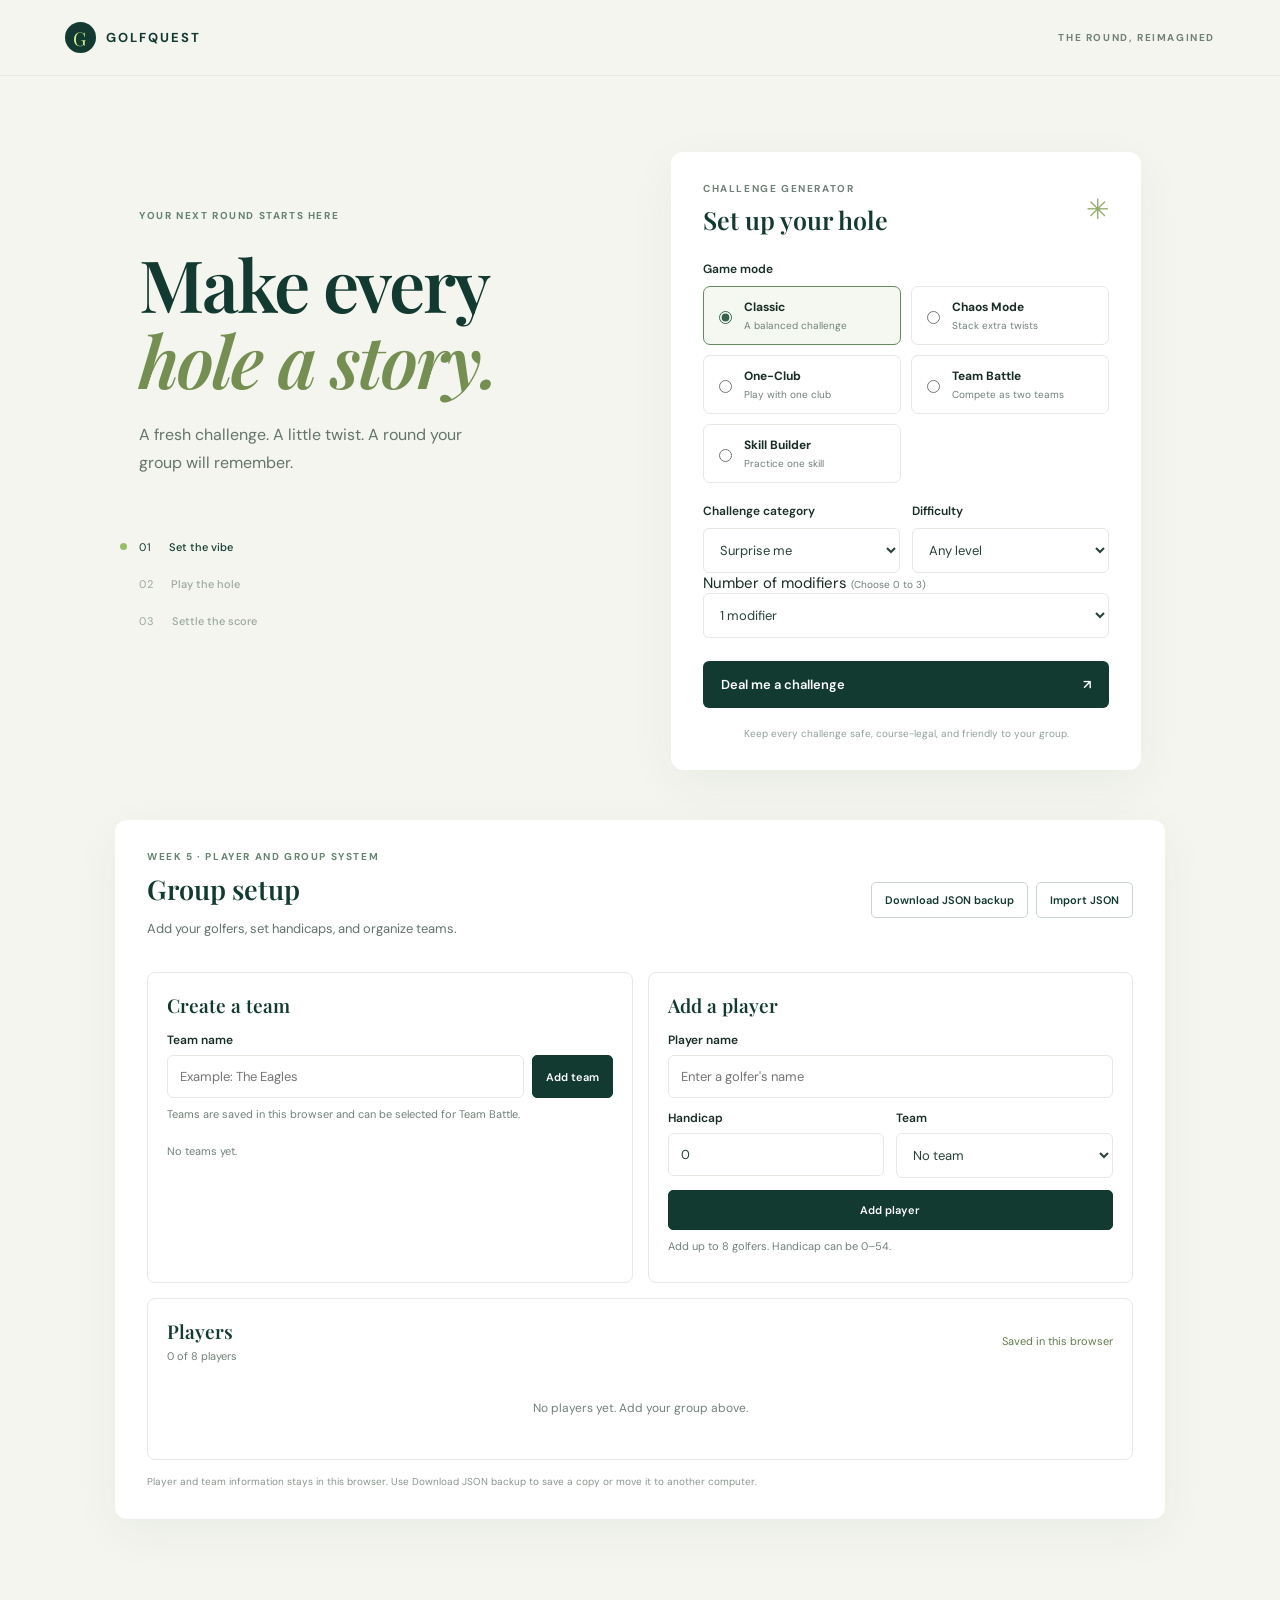
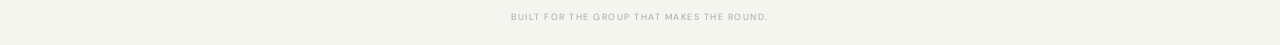
<file: index.html>
<!doctype html>
<html lang="en">
<head>
  <meta charset="utf-8">
  <meta name="viewport" content="width=device-width, initial-scale=1">
  <meta name="theme-color" content="#123a31">
  <title>GolfQuest — Make every hole a story</title>
  <link rel="stylesheet" href="project/golfquest/style.css">
  <script src="project/golfquest/app.js" defer></script>
</head>
<body>
  <header class="topbar">
    <a class="brand" href="index.html" aria-label="GolfQuest home">
      <span class="brand-mark">G</span> GOLFQUEST
    </a>
    <span class="tagline">THE ROUND, REIMAGINED</span>
  </header>

  <main>
    <div class="layout">
      <section class="intro">
        <p class="eyebrow">YOUR NEXT ROUND STARTS HERE</p>
        <h1>Make every<br><em>hole a story.</em></h1>
        <p class="lede">A fresh challenge. A little twist. A round your group will remember.</p>
        <div class="steps">
          <span class="step-active">01 <b>Set the vibe</b></span>
          <span>02 <b>Play the hole</b></span>
          <span>03 <b>Settle the score</b></span>
        </div>
      </section>

      <section class="panel" aria-labelledby="setup-heading">
        <div class="panel-head">
          <div>
            <p class="eyebrow">CHALLENGE GENERATOR</p>
            <h2 id="setup-heading">Set up your hole</h2>
          </div>
          <span class="spark" aria-hidden="true">✳</span>
        </div>

        <form id="challenge-form">
          <label>Game mode</label>

          <div class="mode-options">
            <label class="mode-card">
              <input type="radio" name="mode" value="classic" checked>
              <span><strong>Classic</strong><small>A balanced challenge</small></span>
            </label>
            <label class="mode-card">
              <input type="radio" name="mode" value="chaos">
              <span><strong>Chaos Mode</strong><small>Stack extra twists</small></span>
            </label>
            <label class="mode-card">
              <input type="radio" name="mode" value="one_club">
              <span><strong>One-Club</strong><small>Play with one club</small></span>
            </label>
            <label class="mode-card">
              <input type="radio" name="mode" value="team_battle">
              <span><strong>Team Battle</strong><small>Compete as two teams</small></span>
            </label>
            <label class="mode-card">
              <input type="radio" name="mode" value="skill_builder">
              <span><strong>Skill Builder</strong><small>Practice one skill</small></span>
            </label>
          </div>

          <div class="mode-fields" id="one-club-fields" hidden>
            <label for="club">Your one club for the round</label>
            <select id="club" name="club">
              <option value="random">Choose one for me</option>
              <option>Driver</option>
              <option>3-wood</option>
              <option>5-iron</option>
              <option>7-iron</option>
              <option>9-iron</option>
              <option>Pitching wedge</option>
              <option>Sand wedge</option>
              <option>Putter</option>
            </select>
          </div>

          <div class="mode-fields" id="team-fields" hidden>
            <label for="team-a">Battle teams</label>
            <div class="fields">
              <select id="team-a" aria-label="First battle team">
                <option value="">Team A — select a team</option>
              </select>
              <select id="team-b" aria-label="Second battle team">
                <option value="">Team B — select a team</option>
              </select>
            </div>
            <p class="small-note">Create teams and assign players in Group Setup below.</p>
          </div>

          <div class="fields">
            <div>
              <label for="category">Challenge category</label>
              <select id="category">
                <option value="any">Surprise me</option>
                <option value="accuracy">Accuracy</option>
                <option value="creativity">Creativity</option>
                <option value="club_strategy">Club strategy</option>
                <option value="putting">Putting</option>
                <option value="approach">Approach play</option>
              </select>
            </div>
            <div>
              <label for="difficulty">Difficulty</label>
              <select id="difficulty">
                <option value="any">Any level</option>
                <option value="easy">Easy</option>
                <option value="medium">Medium</option>
                <option value="hard">Hard</option>
              </select>
            </div>
          </div>

          <div id="modifier-controls">
            <label for="modifier-count">
              Number of modifiers
              <span class="hint" id="modifier-hint">(Choose 0 to 3)</span>
            </label>
            <select id="modifier-count">
              <option value="0">No modifiers</option>
              <option value="1" selected>1 modifier</option>
              <option value="2">2 modifiers</option>
              <option value="3">3 modifiers</option>
            </select>
          </div>

          <p class="error" id="error-message" role="alert" hidden></p>
          <button class="generate" type="submit">
            Deal me a challenge <span aria-hidden="true">↗</span>
          </button>
        </form>

        <section class="result" id="result" aria-live="polite" aria-labelledby="result-title" hidden>
          <div class="result-kicker">
            <span id="result-mode"></span>
            <span id="result-category"></span>
          </div>

          <div class="challenge-title">
            <div>
              <p class="eyebrow">YOUR CHALLENGE</p>
              <h3 id="result-title"></h3>
            </div>
            <span class="difficulty" id="result-difficulty"></span>
          </div>

          <p class="description" id="result-description"></p>
          <div class="mode-instruction" id="mode-instruction" hidden></div>

          <div class="bonus">
            <span>✦</span>
            <div>
              <strong>Bonus opportunity</strong>
              <p id="result-bonus"></p>
            </div>
          </div>

          <div id="modifier-results" hidden>
            <h4>Hole modifiers</h4>
            <div class="modifier-list" id="modifier-list"></div>
            <p class="points-total" id="points-total"></p>
          </div>

          <button class="again" id="generate-again" type="button">
            ↻ &nbsp; Generate another
          </button>
        </section>

        <p class="safety-note">
          Keep every challenge safe, course-legal, and friendly to your group.
        </p>
      </section>
    </div>

    <section class="group-panel" aria-labelledby="group-heading">
      <div class="group-heading">
        <div>
          <p class="eyebrow">WEEK 5 · PLAYER AND GROUP SYSTEM</p>
          <h2 id="group-heading">Group setup</h2>
          <p class="group-subtitle">Add your golfers, set handicaps, and organize teams.</p>
        </div>
        <div class="data-buttons">
          <button type="button" class="secondary-button" id="export-json">Download JSON backup</button>
          <button type="button" class="secondary-button" id="import-json-button">Import JSON</button>
          <input type="file" id="import-json-file" accept="application/json,.json" hidden>
        </div>
      </div>

      <div class="manager-grid">
        <section class="manager-card">
          <h3>Create a team</h3>
          <form id="team-form" class="compact-form">
            <label for="new-team-name">Team name</label>
            <div class="inline-form">
              <input id="new-team-name" maxlength="24" placeholder="Example: The Eagles" required>
              <button class="small-primary" type="submit">Add team</button>
            </div>
          </form>
          <p class="small-note">Teams are saved in this browser and can be selected for Team Battle.</p>
          <div id="team-list" class="saved-list"></div>
        </section>

        <section class="manager-card">
          <h3>Add a player</h3>
          <form id="player-form" class="compact-form">
            <label for="player-name">Player name</label>
            <input id="player-name" maxlength="32" placeholder="Enter a golfer's name" required>

            <div class="fields player-fields">
              <div>
                <label for="player-handicap">Handicap</label>
                <input id="player-handicap" type="number" min="0" max="54" step="0.1" value="0" required>
              </div>
              <div>
                <label for="player-team">Team</label>
                <select id="player-team"><option value="">No team</option></select>
              </div>
            </div>

            <button class="small-primary add-player-button" type="submit">Add player</button>
          </form>
          <p class="small-note">Add up to 8 golfers. Handicap can be 0–54.</p>
        </section>
      </div>

      <section class="roster-card">
        <div class="roster-heading">
          <div>
            <h3>Players</h3>
            <p id="player-count" class="small-note">0 of 8 players</p>
          </div>
          <div class="storage-status" id="storage-status" aria-live="polite">Saved in this browser</div>
        </div>
        <div id="player-list" class="player-list">
          <p class="empty-state">No players yet. Add your group above.</p>
        </div>
      </section>

      <p class="privacy-note">
        Player and team information stays in this browser. Use Download JSON backup to save a copy or move it to another computer.
      </p>
    </section>
  </main>

  <footer>BUILT FOR THE GROUP THAT MAKES THE ROUND.</footer>
</body>
</html>
</file>
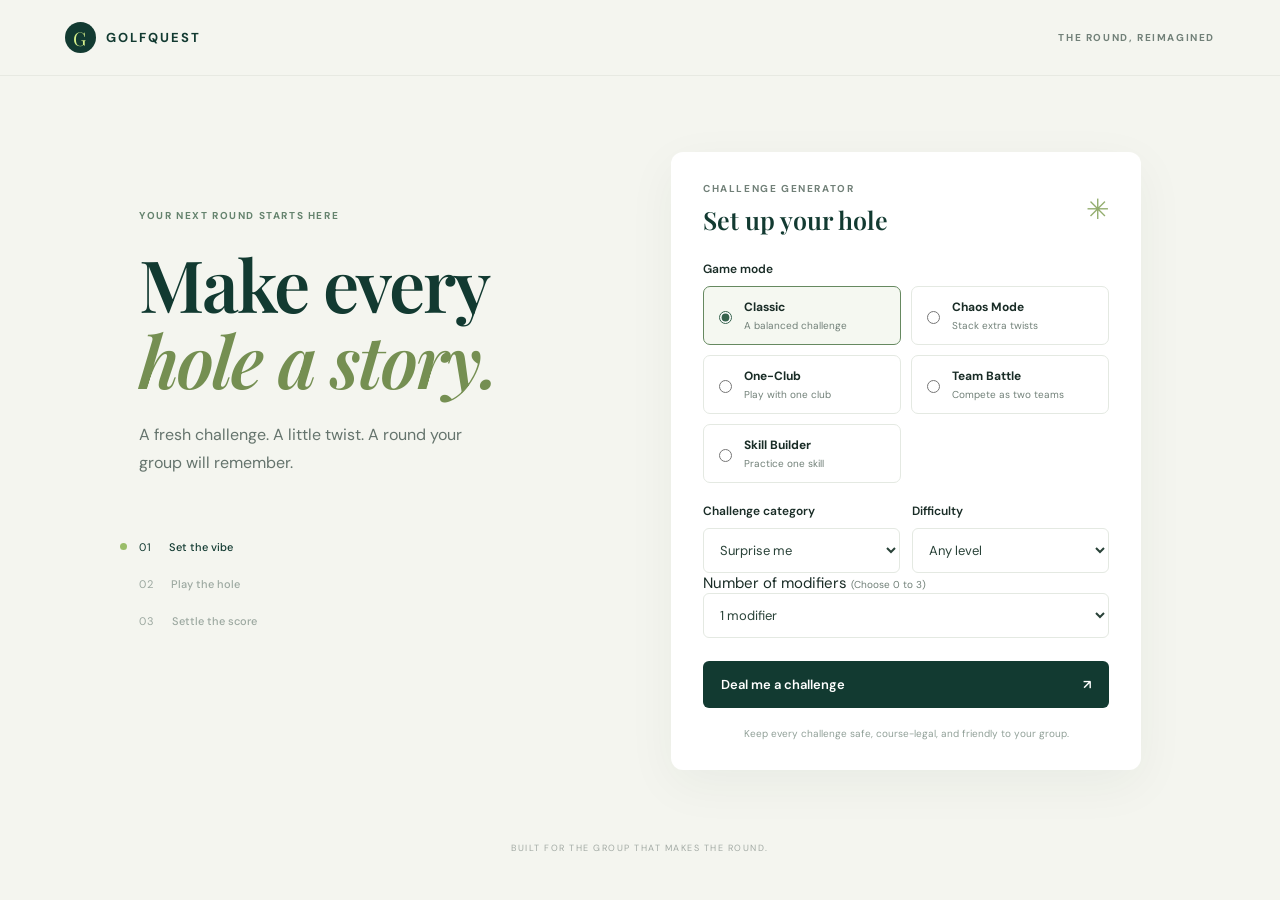
<file: project/index.html>
<!doctype html>
<html lang="en">
<head>
  <meta charset="utf-8">
  <meta name="viewport" content="width=device-width, initial-scale=1">
  <meta name="theme-color" content="#123a31">
  <title>GolfQuest — Make every hole a story</title>
  <link rel="stylesheet" href="golfquest/style.css">
  <script src="golfquest/app.js" defer></script>
</head>
<body>
  <header class="topbar">
    <a class="brand" href="index.html" aria-label="GolfQuest home">
      <span class="brand-mark">G</span> GOLFQUEST
    </a>
    <span class="tagline">THE ROUND, REIMAGINED</span>
  </header>

  <main class="layout">
    <section class="intro">
      <p class="eyebrow">YOUR NEXT ROUND STARTS HERE</p>
      <h1>Make every<br><em>hole a story.</em></h1>
      <p class="lede">A fresh challenge. A little twist. A round your group will remember.</p>
      <div class="steps">
        <span class="step-active">01 <b>Set the vibe</b></span>
        <span>02 <b>Play the hole</b></span>
        <span>03 <b>Settle the score</b></span>
      </div>
    </section>

    <section class="panel" aria-labelledby="setup-heading">
      <div class="panel-head">
        <div>
          <p class="eyebrow">CHALLENGE GENERATOR</p>
          <h2 id="setup-heading">Set up your hole</h2>
        </div>
        <span class="spark" aria-hidden="true">✳</span>
      </div>

      <form id="challenge-form">
        <label>Game mode</label>
        <div class="mode-options">
          <label class="mode-card">
            <input type="radio" name="mode" value="classic" checked>
            <span><strong>Classic</strong><small>A balanced challenge</small></span>
          </label>
          <label class="mode-card">
            <input type="radio" name="mode" value="chaos">
            <span><strong>Chaos Mode</strong><small>Stack extra twists</small></span>
          </label>
          <label class="mode-card">
            <input type="radio" name="mode" value="one_club">
            <span><strong>One-Club</strong><small>Play with one club</small></span>
          </label>
          <label class="mode-card">
            <input type="radio" name="mode" value="team_battle">
            <span><strong>Team Battle</strong><small>Compete as two teams</small></span>
          </label>
          <label class="mode-card">
            <input type="radio" name="mode" value="skill_builder">
            <span><strong>Skill Builder</strong><small>Practice one skill</small></span>
          </label>
        </div>

        <div class="mode-fields" id="one-club-fields" hidden>
          <label for="club">Your one club for the round</label>
          <select id="club" name="club">
            <option value="random">Choose one for me</option>
            <option value="Driver">Driver</option>
            <option value="3-wood">3-wood</option>
            <option value="5-iron">5-iron</option>
            <option value="7-iron">7-iron</option>
            <option value="9-iron">9-iron</option>
            <option value="Pitching wedge">Pitching wedge</option>
            <option value="Sand wedge">Sand wedge</option>
            <option value="Putter">Putter</option>
          </select>
        </div>

        <div class="mode-fields" id="team-fields" hidden>
          <label for="team-a">Team names</label>
          <div class="fields">
            <input id="team-a" name="team-a" maxlength="24" value="Team A" aria-label="Team A name">
            <input id="team-b" name="team-b" maxlength="24" value="Team B" aria-label="Team B name">
          </div>
        </div>

        <div class="fields">
          <div>
            <label for="category">Challenge category</label>
            <select id="category" name="category">
              <option value="any">Surprise me</option>
              <option value="accuracy">Accuracy</option>
              <option value="creativity">Creativity</option>
              <option value="club_strategy">Club strategy</option>
              <option value="putting">Putting</option>
              <option value="approach">Approach play</option>
            </select>
          </div>
          <div>
            <label for="difficulty">Difficulty</label>
            <select id="difficulty" name="difficulty">
              <option value="any">Any level</option>
              <option value="easy">Easy</option>
              <option value="medium">Medium</option>
              <option value="hard">Hard</option>
            </select>
          </div>
        </div>

        <div id="modifier-controls">
          <label for="modifier-count">
            Number of modifiers
            <span class="hint" id="modifier-hint">(Choose 0 to 3)</span>
          </label>
          <select id="modifier-count" name="modifier-count">
            <option value="0">No modifiers</option>
            <option value="1" selected>1 modifier</option>
            <option value="2">2 modifiers</option>
            <option value="3">3 modifiers</option>
          </select>
        </div>

        <p class="error" id="error-message" role="alert" hidden></p>
        <button class="generate" type="submit">
          Deal me a challenge <span aria-hidden="true">↗</span>
        </button>
      </form>

      <section class="result" id="result" aria-live="polite" aria-labelledby="result-title" hidden>
        <div class="result-kicker">
          <span id="result-mode"></span>
          <span id="result-category"></span>
        </div>

        <div class="challenge-title">
          <div>
            <p class="eyebrow">YOUR CHALLENGE</p>
            <h3 id="result-title"></h3>
          </div>
          <span class="difficulty" id="result-difficulty"></span>
        </div>

        <p class="description" id="result-description"></p>
        <div class="mode-instruction" id="mode-instruction" hidden></div>

        <div class="bonus">
          <span>✦</span>
          <div>
            <strong>Bonus opportunity</strong>
            <p id="result-bonus"></p>
          </div>
        </div>

        <div id="modifier-results" hidden>
          <h4>Hole modifiers</h4>
          <div class="modifier-list" id="modifier-list"></div>
          <p class="points-total" id="points-total"></p>
        </div>

        <button class="again" id="generate-again" type="button">
          ↻ &nbsp; Generate another
        </button>
      </section>

      <p class="safety-note">
        Keep every challenge safe, course-legal, and friendly to your group.
      </p>
    </section>
  </main>

  <footer>BUILT FOR THE GROUP THAT MAKES THE ROUND.</footer>
</body>
</html>
</file>
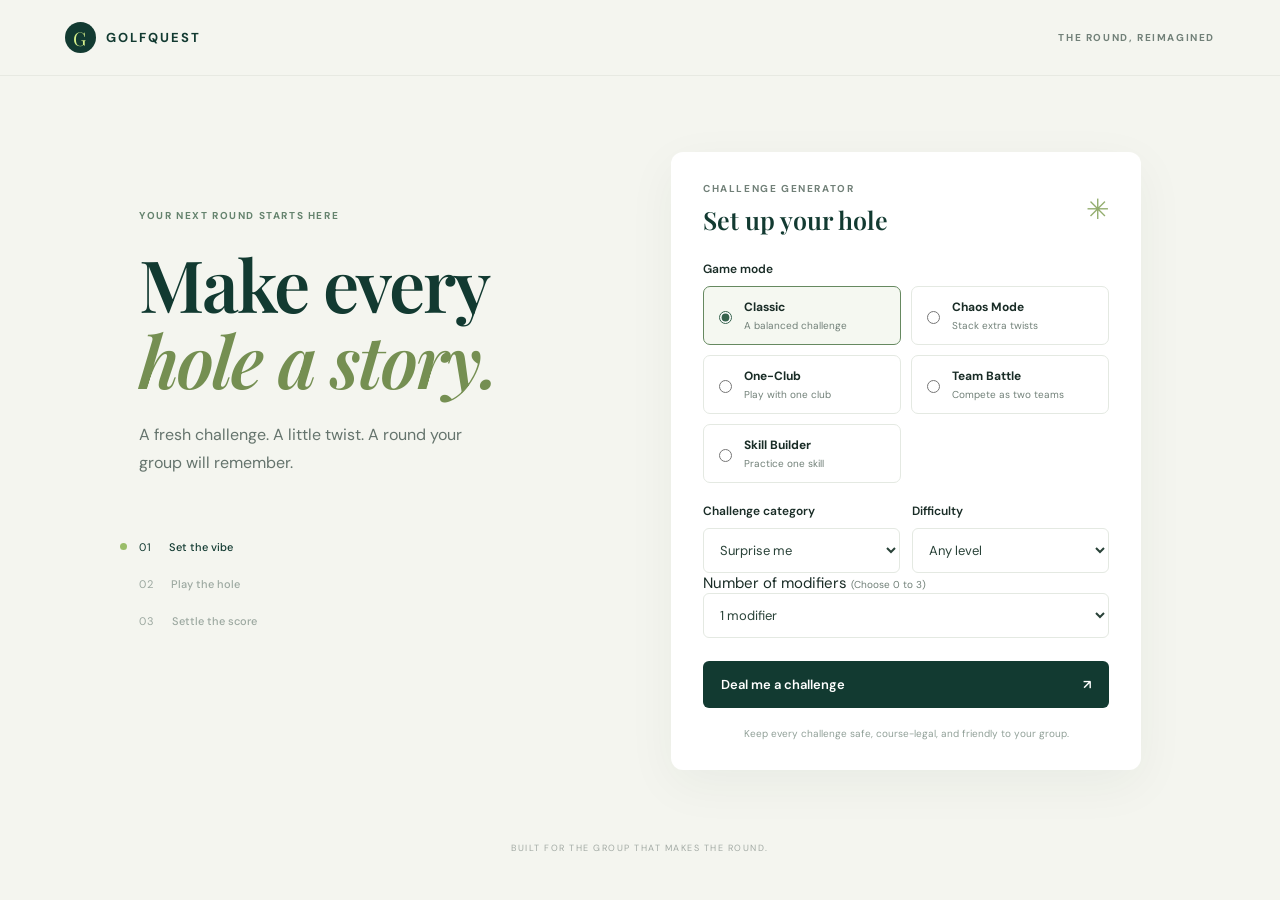
<file: project/golfquest/index.html>
<!doctype html>
<html lang="en">
<head>
  <meta charset="utf-8">
  <meta name="viewport" content="width=device-width, initial-scale=1">
  <meta name="theme-color" content="#123a31">
  <title>GolfQuest — Make every hole a story</title>
  <link rel="stylesheet" href="style.css">
  <script src="app.js" defer></script>
</head>
<body>
  <header class="topbar">
    <a class="brand" href="index.html" aria-label="GolfQuest home">
      <span class="brand-mark">G</span> GOLFQUEST
    </a>
    <span class="tagline">THE ROUND, REIMAGINED</span>
  </header>

  <main class="layout">
    <section class="intro">
      <p class="eyebrow">YOUR NEXT ROUND STARTS HERE</p>
      <h1>Make every<br><em>hole a story.</em></h1>
      <p class="lede">A fresh challenge. A little twist. A round your group will remember.</p>
      <div class="steps">
        <span class="step-active">01 <b>Set the vibe</b></span>
        <span>02 <b>Play the hole</b></span>
        <span>03 <b>Settle the score</b></span>
      </div>
    </section>

    <section class="panel" aria-labelledby="setup-heading">
      <div class="panel-head">
        <div>
          <p class="eyebrow">CHALLENGE GENERATOR</p>
          <h2 id="setup-heading">Set up your hole</h2>
        </div>
        <span class="spark" aria-hidden="true">✳</span>
      </div>

      <form id="challenge-form">
        <label>Game mode</label>
        <div class="mode-options">
          <label class="mode-card">
            <input type="radio" name="mode" value="classic" checked>
            <span><strong>Classic</strong><small>A balanced challenge</small></span>
          </label>
          <label class="mode-card">
            <input type="radio" name="mode" value="chaos">
            <span><strong>Chaos Mode</strong><small>Stack extra twists</small></span>
          </label>
          <label class="mode-card">
            <input type="radio" name="mode" value="one_club">
            <span><strong>One-Club</strong><small>Play with one club</small></span>
          </label>
          <label class="mode-card">
            <input type="radio" name="mode" value="team_battle">
            <span><strong>Team Battle</strong><small>Compete as two teams</small></span>
          </label>
          <label class="mode-card">
            <input type="radio" name="mode" value="skill_builder">
            <span><strong>Skill Builder</strong><small>Practice one skill</small></span>
          </label>
        </div>

        <div class="mode-fields" id="one-club-fields" hidden>
          <label for="club">Your one club for the round</label>
          <select id="club" name="club">
            <option value="random">Choose one for me</option>
            <option value="Driver">Driver</option>
            <option value="3-wood">3-wood</option>
            <option value="5-iron">5-iron</option>
            <option value="7-iron">7-iron</option>
            <option value="9-iron">9-iron</option>
            <option value="Pitching wedge">Pitching wedge</option>
            <option value="Sand wedge">Sand wedge</option>
            <option value="Putter">Putter</option>
          </select>
        </div>

        <div class="mode-fields" id="team-fields" hidden>
          <label for="team-a">Team names</label>
          <div class="fields">
            <input id="team-a" name="team-a" maxlength="24" value="Team A" aria-label="Team A name">
            <input id="team-b" name="team-b" maxlength="24" value="Team B" aria-label="Team B name">
          </div>
        </div>

        <div class="fields">
          <div>
            <label for="category">Challenge category</label>
            <select id="category" name="category">
              <option value="any">Surprise me</option>
              <option value="accuracy">Accuracy</option>
              <option value="creativity">Creativity</option>
              <option value="club_strategy">Club strategy</option>
              <option value="putting">Putting</option>
              <option value="approach">Approach play</option>
            </select>
          </div>
          <div>
            <label for="difficulty">Difficulty</label>
            <select id="difficulty" name="difficulty">
              <option value="any">Any level</option>
              <option value="easy">Easy</option>
              <option value="medium">Medium</option>
              <option value="hard">Hard</option>
            </select>
          </div>
        </div>

        <div id="modifier-controls">
          <label for="modifier-count">
            Number of modifiers
            <span class="hint" id="modifier-hint">(Choose 0 to 3)</span>
          </label>
          <select id="modifier-count" name="modifier-count">
            <option value="0">No modifiers</option>
            <option value="1" selected>1 modifier</option>
            <option value="2">2 modifiers</option>
            <option value="3">3 modifiers</option>
          </select>
        </div>

        <p class="error" id="error-message" role="alert" hidden></p>
        <button class="generate" type="submit">
          Deal me a challenge <span aria-hidden="true">↗</span>
        </button>
      </form>

      <section class="result" id="result" aria-live="polite" aria-labelledby="result-title" hidden>
        <div class="result-kicker">
          <span id="result-mode"></span>
          <span id="result-category"></span>
        </div>

        <div class="challenge-title">
          <div>
            <p class="eyebrow">YOUR CHALLENGE</p>
            <h3 id="result-title"></h3>
          </div>
          <span class="difficulty" id="result-difficulty"></span>
        </div>

        <p class="description" id="result-description"></p>
        <div class="mode-instruction" id="mode-instruction" hidden></div>

        <div class="bonus">
          <span>✦</span>
          <div>
            <strong>Bonus opportunity</strong>
            <p id="result-bonus"></p>
          </div>
        </div>

        <div id="modifier-results" hidden>
          <h4>Hole modifiers</h4>
          <div class="modifier-list" id="modifier-list"></div>
          <p class="points-total" id="points-total"></p>
        </div>

        <button class="again" id="generate-again" type="button">
          ↻ &nbsp; Generate another
        </button>
      </section>

      <p class="safety-note">
        Keep every challenge safe, course-legal, and friendly to your group.
      </p>
    </section>
  </main>

  <footer>BUILT FOR THE GROUP THAT MAKES THE ROUND.</footer>
</body>
</html>
</file>
<file: project/golfquest/style.css>
@import url('https://fonts.googleapis.com/css2?family=DM+Sans:wght@400;500;600;700&family=Playfair+Display:ital,wght@0,600;0,700;1,600;1,700&display=swap');

:root {
  --green: #123a31;
  --lime: #d5ef8b;
  --paper: #f4f5ef;
  --ink: #192c26;
  --muted: #718078;
  --line: #e4e9e2;
}

* { box-sizing: border-box; }
[hidden] { display: none !important; }

body {
  margin: 0;
  background: var(--paper);
  color: var(--ink);
  font: 15px 'DM Sans', sans-serif;
}

.topbar {
  height: 76px;
  padding: 0 max(calc((100vw - 1150px) / 2), 5vw);
  display: flex;
  align-items: center;
  justify-content: space-between;
  border-bottom: 1px solid #e7e9e2;
}

.brand {
  display: flex;
  align-items: center;
  gap: 10px;
  color: var(--green);
  font-size: 13px;
  font-weight: 700;
  letter-spacing: 2px;
  text-decoration: none;
}

.brand-mark {
  display: grid;
  place-items: center;
  width: 31px;
  height: 31px;
  border-radius: 50%;
  background: var(--green);
  color: var(--lime);
  font: 19px 'Playfair Display', serif;
}

.tagline, .eyebrow {
  color: var(--muted);
  font-size: 10px;
  font-weight: 700;
  letter-spacing: 1.6px;
}

.layout {
  display: grid;
  grid-template-columns: 1fr 470px;
  align-items: start;
  gap: 90px;
  max-width: 1050px;
  margin: 76px auto 50px;
  padding: 0 24px;
}

.intro { padding-top: 47px; }
.intro .eyebrow { color: #65836e; }

.intro h1 {
  margin: 23px 0;
  color: var(--green);
  font: 600 clamp(50px, 6vw, 72px) / 1.06 'Playfair Display', serif;
  letter-spacing: -2px;
}

.intro h1 em { color: #758f52; }

.lede {
  max-width: 350px;
  color: #65746d;
  font-size: 16px;
  line-height: 1.75;
}

.steps {
  display: flex;
  flex-direction: column;
  gap: 23px;
  margin-top: 63px;
  color: #9ca8a0;
  font-size: 11px;
  letter-spacing: 1px;
}

.steps span { display: flex; align-items: center; gap: 17px; }
.steps b { font-weight: 500; letter-spacing: 0; }
.steps .step-active { color: var(--green); }

.steps .step-active::before {
  position: absolute;
  width: 7px;
  height: 7px;
  margin-left: -19px;
  border-radius: 50%;
  background: #9abd69;
  content: '';
}

.panel, .group-panel {
  padding: 30px 32px;
  border-radius: 12px;
  background: #fff;
  box-shadow: 0 14px 50px #123a310d;
}

.panel-head {
  display: flex;
  align-items: center;
  justify-content: space-between;
  margin-bottom: 25px;
}

.panel-head .eyebrow { margin: 0 0 8px; }
.panel h2 { margin: 0; color: var(--green); font: 600 25px 'Playfair Display', serif; }
.spark { color: #93ad6e; font-size: 28px; }

form > label, .fields label {
  display: block;
  margin: 18px 0 9px;
  font-size: 12px;
  font-weight: 600;
}

.mode-options {
  display: grid;
  grid-template-columns: 1fr 1fr;
  gap: 10px;
}

.mode-card {
  display: flex;
  align-items: center;
  gap: 9px;
  margin: 0;
  padding: 12px 10px;
  border: 1px solid var(--line);
  border-radius: 7px;
  cursor: pointer;
}

.mode-card:has(input:checked) {
  border-color: #668960;
  background: #f5f8f1;
}

.mode-card input { accent-color: #37634d; }
.mode-card span { display: flex; flex-direction: column; gap: 4px; }
.mode-card strong { font-size: 12px; }
.mode-card small { color: var(--muted); font-size: 10px; }

select, .team-fields input, .compact-form input:not([type="file"]) {
  width: 100%;
  padding: 12px;
  border: 1px solid var(--line);
  border-radius: 6px;
  background: #fff;
  color: #294238;
  font: 13px 'DM Sans', sans-serif;
}

.mode-fields { margin-top: 14px; }

.fields {
  display: grid;
  grid-template-columns: 1fr 1fr;
  gap: 12px;
}

.fields label { margin-top: 20px; }
.hint { color: var(--muted); font-size: 10px; font-weight: 400; }

.generate {
  display: flex;
  justify-content: space-between;
  width: 100%;
  margin-top: 23px;
  padding: 15px 18px;
  border: 0;
  border-radius: 6px;
  background: var(--green);
  color: #fff;
  font: 600 13px 'DM Sans', sans-serif;
  cursor: pointer;
}

.generate:hover { background: #204e40; }

.error {
  padding: 10px;
  border-radius: 5px;
  background: #fff5f2;
  color: #a33;
  font-size: 12px;
}

.safety-note {
  margin: 19px 0 0;
  color: #91a098;
  font-size: 10px;
  text-align: center;
}

.result {
  margin-top: 26px;
  padding-top: 22px;
  border-top: 1px solid var(--line);
}

.result-kicker {
  display: flex;
  justify-content: space-between;
  color: #77916a;
  font-size: 9px;
  font-weight: 700;
  letter-spacing: 1.2px;
  text-transform: uppercase;
}

.challenge-title {
  display: flex;
  align-items: center;
  justify-content: space-between;
  margin-top: 20px;
}

.challenge-title .eyebrow { margin: 0 0 5px; }
.challenge-title h3 { margin: 0; color: var(--green); font: 600 23px 'Playfair Display', serif; }

.difficulty {
  padding: 6px 10px;
  border-radius: 20px;
  background: #edf3e6;
  color: #557346;
  font-size: 10px;
  letter-spacing: .7px;
  text-transform: uppercase;
}

.difficulty-medium { background: #fbf2df; color: #8c6d32; }
.difficulty-hard { background: #f7e8e2; color: #9a5e4e; }
.description { color: #55645c; font-size: 13px; line-height: 1.6; }

.mode-instruction {
  margin: 13px 0;
  padding: 13px;
  border-left: 3px solid #93ad6e;
  border-radius: 4px;
  background: #f5f8f1;
  color: #425b46;
}

.mode-instruction strong { font-size: 12px; }

.mode-instruction p, .bonus p, .modifier p {
  margin: 5px 0 0;
  color: #5d6d61;
  font-size: 11px;
  line-height: 1.55;
}

.bonus {
  display: flex;
  gap: 11px;
  padding: 13px;
  border-radius: 7px;
  background: #f5f8f0;
  color: #546e41;
}

.bonus > span { font-size: 17px; }
.bonus strong, .modifier strong { font-size: 12px; }
.result h4 { margin: 21px 0 9px; font-size: 11px; letter-spacing: .7px; text-transform: uppercase; }
.modifier-list { display: grid; gap: 8px; }

.modifier {
  display: flex;
  align-items: flex-start;
  gap: 10px;
  padding: 11px;
  border: 1px solid var(--line);
  border-radius: 6px;
}

.modifier-icon { color: #879f62; }
.modifier > div { flex: 1; }
.points { color: #69864e; font-size: 11px; font-weight: 700; white-space: nowrap; }
.points-total { color: #67766d; font-size: 11px; text-align: right; }

.again, .secondary-button, .small-primary {
  padding: 10px 13px;
  border: 1px solid #cbd6cd;
  border-radius: 5px;
  background: #fff;
  color: var(--green);
  font: 600 11px 'DM Sans', sans-serif;
  cursor: pointer;
}

.again { margin-top: 14px; }
.again:hover, .secondary-button:hover { background: #f5f8f1; }

.group-panel {
  max-width: 1050px;
  margin: 0 auto 70px;
}

.group-heading, .roster-heading {
  display: flex;
  align-items: center;
  justify-content: space-between;
  gap: 20px;
}

.group-heading .eyebrow { margin: 0 0 8px; color: #65836e; }
.group-heading h2 { margin: 0; color: var(--green); font: 600 27px 'Playfair Display', serif; }
.group-subtitle { color: #65746d; font-size: 13px; }
.data-buttons { display: flex; flex-wrap: wrap; gap: 8px; }

.manager-grid {
  display: grid;
  grid-template-columns: 1fr 1fr;
  gap: 15px;
  margin-top: 22px;
}

.manager-card, .roster-card {
  padding: 19px;
  border: 1px solid var(--line);
  border-radius: 8px;
}

.manager-card h3, .roster-card h3 {
  margin: 0 0 14px;
  color: var(--green);
  font: 600 19px 'Playfair Display', serif;
}

.compact-form label {
  display: block;
  margin: 12px 0 7px;
  font-size: 12px;
  font-weight: 600;
}

.inline-form { display: flex; gap: 8px; }
.inline-form input { flex: 1; min-width: 0; }
.small-primary { border-color: var(--green); background: var(--green); color: #fff; white-space: nowrap; }
.small-primary:hover { background: #285b47; }
.player-fields { margin: 0 0 12px; }
.player-fields label { margin-top: 12px; }
.add-player-button { width: 100%; padding: 12px; }
.small-note { margin: 8px 0; color: var(--muted); font-size: 11px; line-height: 1.5; }
.saved-list { display: grid; gap: 7px; margin-top: 12px; }

.saved-row {
  display: flex;
  align-items: center;
  justify-content: space-between;
  gap: 10px;
  padding: 9px 10px;
  border-radius: 5px;
  background: #f5f8f1;
  font-size: 12px;
}

.saved-row span { overflow-wrap: anywhere; }

.remove-button {
  border: 0;
  background: transparent;
  color: #8b5b4d;
  font-size: 11px;
  cursor: pointer;
}

.roster-card { margin-top: 15px; }
.roster-heading { margin-bottom: 12px; }
.roster-heading h3 { margin: 0; }
.roster-heading .small-note { margin: 4px 0 0; }
.storage-status { color: #617a4d; font-size: 11px; }
.player-list { display: grid; gap: 8px; }

.player-row {
  display: grid;
  grid-template-columns: 1.2fr .7fr 1fr auto;
  align-items: center;
  gap: 12px;
  padding: 12px;
  border: 1px solid var(--line);
  border-radius: 6px;
  font-size: 12px;
}

.player-row strong { color: var(--green); }
.player-row span { color: #627169; }
.empty-state { padding: 12px; color: var(--muted); font-size: 12px; text-align: center; }
.privacy-note { margin: 14px 0 0; color: #8a968e; font-size: 10px; line-height: 1.5; }
.small-note.error-text { color: #a33; }

footer {
  padding: 22px;
  color: #a2aaa4;
  font-size: 9px;
  letter-spacing: 1.5px;
  text-align: center;
}

@media (max-width: 820px) {
  .layout {
    grid-template-columns: 1fr;
    max-width: 530px;
    gap: 25px;
    margin: 45px auto;
  }

  .intro { padding-top: 0; }
  .intro h1 { margin: 15px 0; font-size: 55px; }
  .steps { display: none; }
  .lede { margin-bottom: 12px; }
  .tagline { font-size: 9px; }
  .group-panel { margin: 0 24px 50px; }
}

@media (max-width: 480px) {
  .topbar { height: 62px; padding: 0 20px; }
  .layout { margin: 30px auto 45px; padding: 0 16px; }
  .panel { padding: 23px 19px; }
  .fields { grid-template-columns: 1fr; gap: 0; }
  .mode-card { padding: 10px 7px; }
  .mode-card small { font-size: 9px; }
  .group-panel { margin: 0 16px 40px; padding: 22px 18px; }
  .group-heading, .roster-heading { align-items: flex-start; flex-direction: column; }
  .manager-grid { grid-template-columns: 1fr; }
  .player-row { grid-template-columns: 1fr 1fr auto; }
  .player-row .player-team-name { grid-column: 1 / 3; }
  .data-buttons { width: 100%; }
}
</file>
